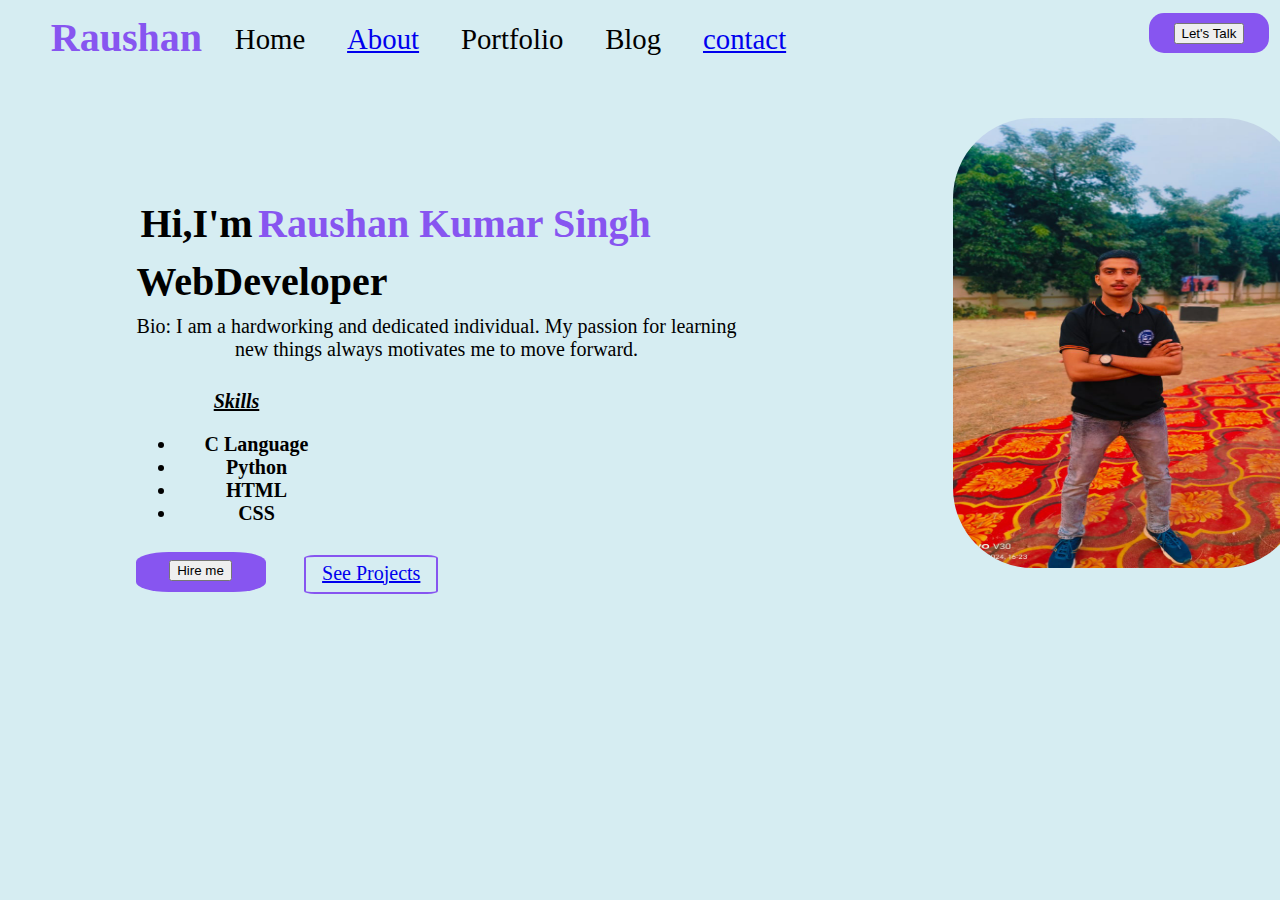
<file: index.html>
<!DOCTYPE html>
<html lang="en">
<head>
    <meta charset="UTF-8">
    <meta name="viewport" content="width=device-width, initial-scale=1.0">
    <title>Document</title>
</head>

    <style>
      body{
           background: rgb(214, 237, 242);
      }
        .box1{
            height: 600px;
            width: 1350px;
            /* background: rgb(214, 237, 242); */

        }
        .box2{
            height: 50px;
            width: 100%;
            display: flex;
            background: rgb(214, 237, 242);
            align-items: center;
            
        }
         .title{
            height: 40%;
            width: 60%;
            display: flex;
            justify-content: space-evenly;
            background: rgb(214, 237, 242);
            padding: 10px;
         }
         .left{
            height: 20px;
            width: 100px;
            margin: 0% 0px 0px 23%;
             background-color: rgb(135, 85, 240);
            display: flex;
            justify-content: space-between;
            padding: 10px;
            border-radius: 15px;
            color: white;
            font-size: 17px;

         }
         .joe{
            color: rgb(135, 85, 240);
            font-size: 250%;
            margin: -9px;

            
         }
         .home{
            font-size: 180%;
         }
           .about{
            font-size: 180%;
         }
           .port{
            font-size: 180%;
         }
           .blog{
            font-size: 180%;
         }
           .contact{
            font-size: 180%;
         }
         .let{
            margin: 0% 0% 0% 15%;
            border-radius: 20px;
         }
         .box3{
            height: 70%;
            width: 50%;
            margin: 0px 0px 0px 60px;
            background:  rgb(214, 237, 242);
            position: relative;
            top: 15%;

         }
         .hi{
            height: 40px;
            width: 120px;
            background: rgb(214, 237, 242);
            position: relative;
            top: 10%;
            left: 10%;
            text-align: center;
            padding: 10px 5px 5px 1px ;
            font-size: 40px;
         }
           .name{
            height: 40px;
            width: 400px;
            background: rgb(214, 237, 242);
            position: relative;
            bottom: 15%;
            left: 28%;
            top: -3.1%;
            text-align: center;
            padding: 10px 5px 5px 1px ;
            font-size: 40px;
            display: flex;
            color: rgb(135, 85, 240);
         }
         .dev{
            height: 40px;
            width: 250px;
            background:  rgb(214, 237, 242);
            position: relative;
            top: -2.5%;
            left: 10%;
            text-align: center;
            padding: 10px 5px 5px 1px ;
            font-size: 40px;
         }
          .bio{
            height: 60px;
            width: 600px;
            background: rgb(214, 237, 242);
            position: relative;
            top: -2%;
            left: 10%;
            text-align: center;
            padding: 10px 5px 5px 1px ;
            font-size: 20px;
         }
           .skill{
            height: 120px;
            width: 200px;
            background: rgb(214, 237, 242);
            position: relative;
            top: -2%;
            left: 10%;
            text-align: center;
            padding: 10px 5px 5px 1px ;
            font-size: 20px;
         }
           .hire{
            height: 30px;
            width: 120px;
          background: rgb(135, 85, 240);
            color: aliceblue;
            position: relative;
            top: 6.8%;
            border-radius: 25%;
            left: 10%;
            text-align: center;
            padding: 5px 5px 5px 5px ;
            font-size: 20px;
         }
             .project{
            height: 25px;
            width: 120px;
          /* background:  rgb(13, 98, 117); */
            color: rgb(135, 85, 240);
            position: relative;
            border-radius: 8%;
            border: 2px solid rgb(135, 85, 240);
            left: 35%;
            top: -2%;
            text-align: center;
            padding: 5px 5px 5px 5px ;
            font-size: 20px;
         }
         .image{
            height: 500px;
            width: 500px;
            /* background:rgb(214, 237, 242); */
            position: relative;
            bottom: 60%;
            left: 70%;
          
         }
         img{
            border-radius: 5rem;
         }
    </style>
    <body>
    <div class="box1">
        <div class="box2">
           <div class="title">
             <div class="joe"><b>Raushan</b></div>
             <div class="home">Home</div>
             <div class="about"><a link href="about.html">About</a></div>
             <div class="port">Portfolio</div>
             <div class="blog">Blog</div>
             <div class="contact"><a link href="contant.html">contact</a></div>
           </div>
           <div class="left">
            <div class="let"><button>Let's Talk</button></div>
           </div>
        </div>
        <div class="box3">
            <div class="hi"><b>Hi,I'm</b></div>
            <div class="name"><b>Raushan Kumar Singh</b></div>
            <div class="dev"><b>WebDeveloper</b></div>
            <div class="bio">Bio:
                I am a hardworking and dedicated individual. My passion for learning new things always motivates me to move forward.
            </div>
            <div class="skill"><b>
                <U><B><I>    
                Skills</I></B></U>
                    <ul>
                    <li>C Language</li>
                    <li>Python</li>
                    <li>HTML</li>
                    <li>CSS</li>
                </ul>
            </b></div>
            <div class="hire"><button>Hire me</button></div>
            <div class="project"> <a link href="./sportify.html">See Projects</a></div>
        </div>
       <div class="image"><img src="./rs.jpg" height="90%" width="70%" alt=""></div>
    </div>
</body>
</html>
</file>
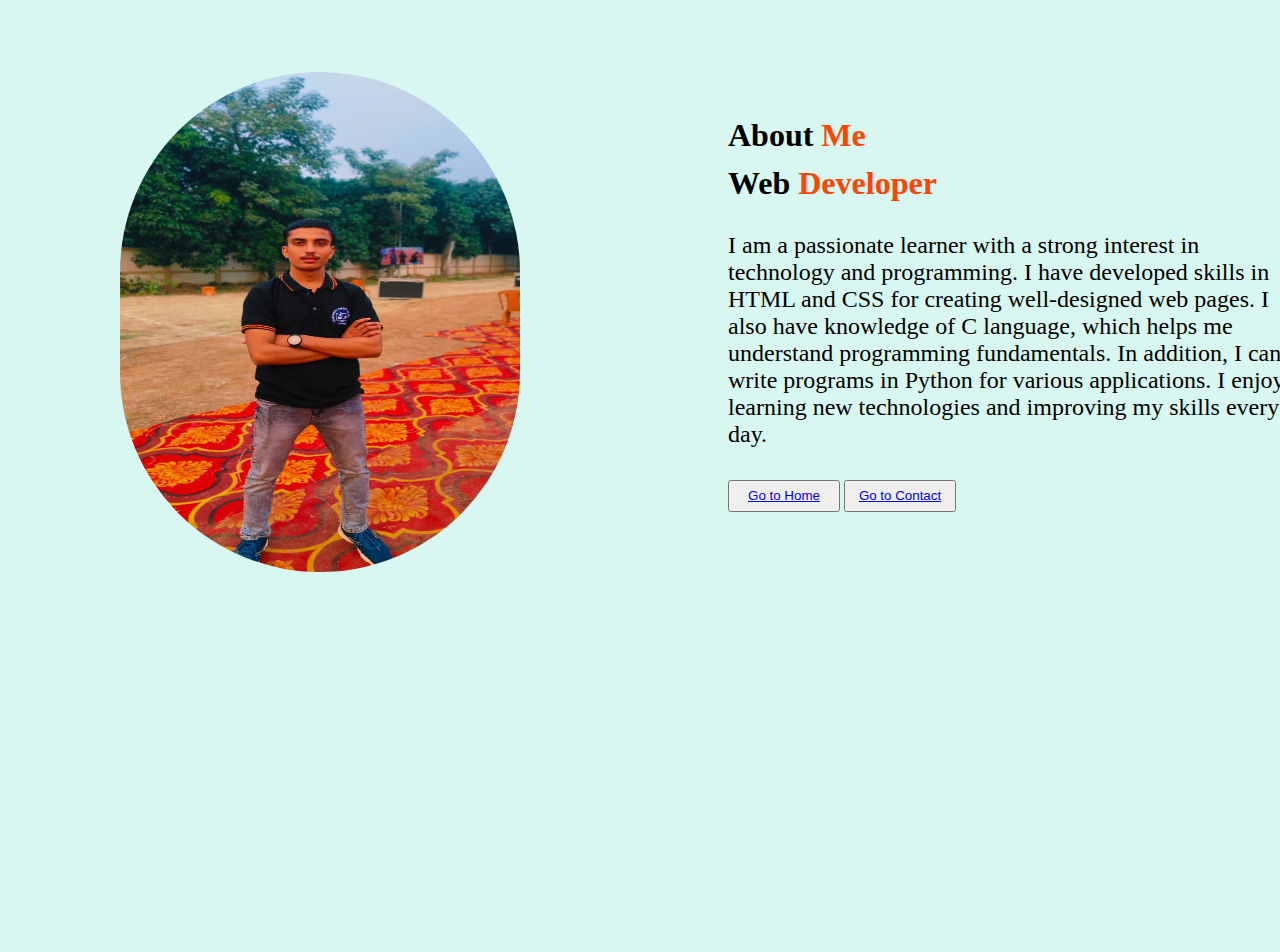
<file: about.html>
<!DOCTYPE html>
<html lang="en">
<head>
  <meta charset="UTF-8">
  <meta name="viewport" content="width=device-width, initial-scale=1.0">
  <title>About</title>
</head>
<style>
  body{
    background-color: #40dabb34;
  }
  img{
    margin-top: 4rem;
    margin-left: 7rem;
    border-radius: 19rem;
  }
  .top{
    position: relative;
    left: 45rem;
    bottom: 30rem;
    display: flex;
    gap: 0.5rem;
  }
  .sec{
    position: relative;
    left: 45rem;
    bottom: 32rem;
    display: flex;
    gap: 0.5rem;
  }
  p{
    height: 8rem;
    width: 35rem;
    position: relative;
    left: 45rem;
    bottom: 33rem;
    font-weight:500;
    font-size: 1.5rem;
  }
  #me{
    color: orangered;
  }
  #dev{
    color: orangered;
  }
  button{
    position: relative;
    left: 45rem;
    bottom: 27rem;
    height: 2rem;
    width: 7rem;
    justify-content:center;
  }
</style>
<body>
  <img src="rs.jpg" height="500rem" width="400rem">
  <div class="top">
  <h1>About</h1>
  <h1 id="me">Me</h1>
  </div>
  <div class="sec">
    <h1>Web</h1>
    <h1 id="dev">Developer</h1>
  </div>
  <div class="third">
    <p>
      I am a passionate learner with a strong interest in technology and programming.
      I have developed skills in HTML and CSS for creating well-designed web pages.
      I also have knowledge of C language, which helps me understand programming fundamentals.
      In addition, I can write programs in Python for various applications.
      I enjoy learning new technologies and improving my skills every day.
    </p>
  </div>
  <div>
  <button><a link href="./index.html">Go to Home</a></button>
  <button><a link href="./contant.html">Go to Contact</a></button>
  </div>
</body>
</html>
</file>
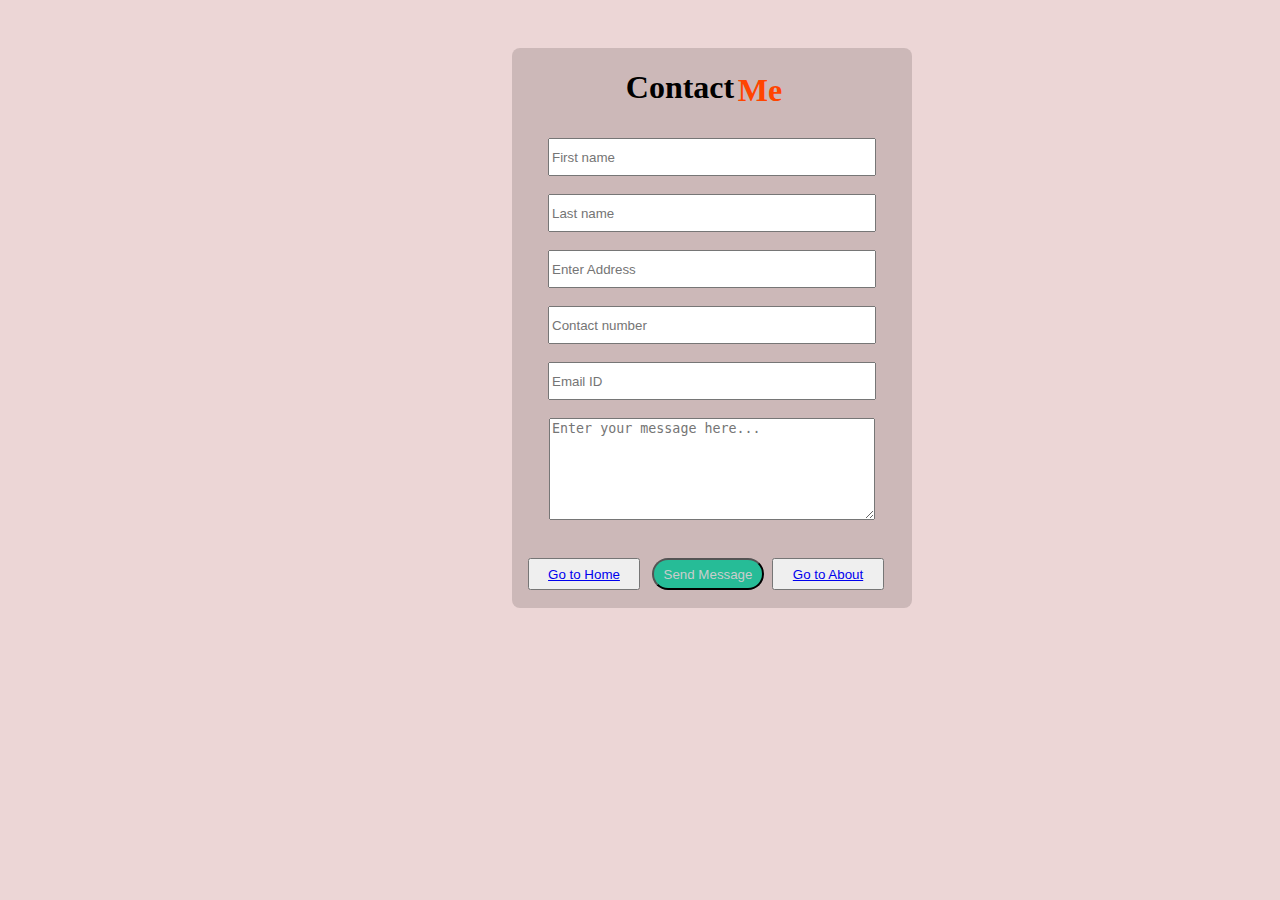
<file: contant.html>
<!DOCTYPE html>
<html lang="en">
<head>
  <meta charset="UTF-8">
  <meta name="viewport" content="width=device-width, initial-scale=1.0">
  <title>Contact</title>
</head>
<style>
  body{
    background-color: #cd949462;
    opacity: 5;
  }
  div{
    height: 35rem;
    width: 25rem;
    position: absolute;
    left: 32rem;
    top: 3rem;
    text-align: center;
    background-color: #0e050524;
     border-radius: 8px;
  }
  #me{
    position: relative;
    left: 3rem;
    bottom:3.5rem;
    color:orangered;
  }
  #con{
    position: relative;
    right: 2rem;
  }
  input{
    height: 2rem;
    width: 20rem;
    position: relative;
    bottom: 3rem;
  }
  #message{
    position: relative;
    bottom: 3rem;
    width: 20rem;
    height: 6rem;
  }
  button{
    height: 2rem;
    width: 7rem;
  }
  #send{
    position: relative;
    bottom: 2rem;
    left: 7rem;
    background-color: #26bc97;
    color: #cacdcd;
    border-radius: 1rem;
  }
  #home{
    position: relative;
    bottom: 2rem;
    left: -8rem;
  }
  #about{
  position: relative;
  bottom: 2rem;
  }
</style>
<body>
  <form>
  <div>
    <h1 id="con">Contact</h1>
    <h1 id="me">Me</h1>
    <input type="text" placeholder="First name">
    <br>
    <br>
    <input type="text" placeholder="Last name">
    <br>
    <br>
    <input type="text" placeholder="Enter Address">
    <br>
    <br>
    <input type="number" placeholder="Contact number">
    <br>
    <br>
    <input type="email" placeholder="Email ID">
    <br>
    <br>
    <textarea id="message" name="message" rows="5" cols="30" placeholder="Enter your message here..."></textarea>
    <br><br>
    <button type="submit" id="send">Send Message</button>
    <button id="home"><a link href="./index.html">Go to Home</a></button>
    <button id="about"><a link href="./about.html">Go to About</a></button>
  </div>
  </form>

  
</body>
</html>
</file>
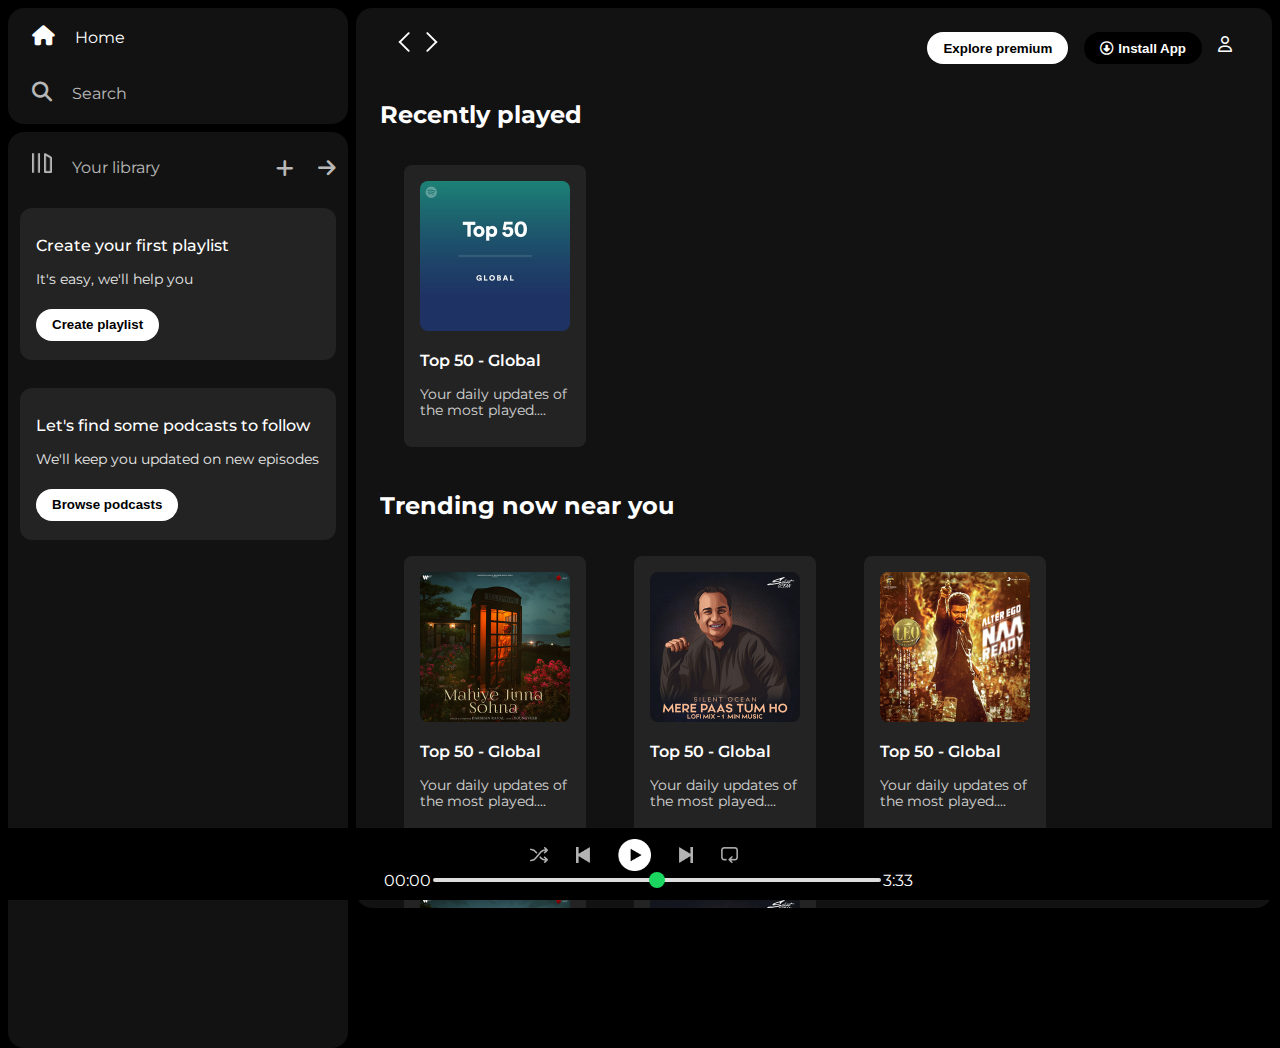
<file: sportify.html>
<!DOCTYPE html>
<html lang="en">
<head>
    <meta charset="UTF-8">
    <meta name="viewport" content="width=device-width, initial-scale=1.0">
    <link rel="stylesheet" href="https://cdnjs.cloudflare.com/ajax/libs/font-awesome/6.7.2/css/all.min.css" integrity="sha512-Evv84Mr4kqVGRNSgIGL/F/aIDqQb7xQ2vcrdIwxfjThSH8CSR7PBEakCr51Ck+w+/U6swU2Im1vVX0SVk9ABhg==" crossorigin="anonymous" referrerpolicy="no-referrer" />
    <link rel="icon" href="./assets/logo.png">
    <title>Spotify - Web player: Music for everyone </title>
    <link rel="stylesheet" href="style.css"/>
    <link rel="preconnect" href="https://fonts.googleapis.com">
<link rel="preconnect" href="https://fonts.gstatic.com" crossorigin>
<link href="https://fonts.googleapis.com/css2?family=Montserrat:ital,wght@0,100..900;1,100..900&family=Roboto:ital,wght@0,100..900;1,100..900&display=swap" rel="stylesheet">
</head>
<body>
    <div class="main">
        <div class="sidebar">
            <div class="nav">
                <div class="nav-option" style="opacity: 1;">
                   <i class="fa-solid fa-house"></i> 
                   <a href="#">Home</a>
                </div>
                <div class="nav-option">
                   <i class="fa-solid fa-magnifying-glass"></i>
                   <a href="#">Search</a>
                </div>
            </div>
            <div class="library">
                <div class="options">
                  <div class="lib-option nav-option">
                   <img src="./assets/library_icon.png">
                   <a href="#">Your library</a>  
                </div>
                <div class="icons">
                    <i class="fa-solid fa-plus"></i>
                    <i class="fa solid fa-arrow-right"></i>
                </div>
                </div>
                <div class="lib-box">
                    <div class="box">
                        <p class="box-p1">Create your first playlist</p>
                        <p class="box-p2">It's easy, we'll help you</p>
                        <button class="badge">Create playlist</button>
                </div>
                 <div class="box">
                        <p class="box-p1">Let's find some podcasts to follow</p>
                        <p class="box-p2">We'll keep you updated on new episodes</p>
                        <button class="badge">Browse podcasts</button>
                    </div>
                </div>
             </div>
        </div>
        <div class="main-content">
            <div class="sticky-nav">
                <div class="sticky-nav-icons">
                 <img src="./assets/backward_icon.png">
                <img src="./assets/forward_icon.png" class="hide">
                </div>
                <div class="sticky-nav-options">
                <button class="badge nav-item hide">Explore premium</button>
                <button class="badge nav-item dark-badge"><i class="fa-regular fa-circle-down" style="margin-right: 5px;"></i>Install App</button>
                <i class="fa-regular fa-user nav-item"></i>
                </div>
               
            </div>

            <h2>Recently played</h2>
            <div class="cards-container">
                <div class="card">
                    <img src="assets/card1img.jpeg" class="card-img">
                    <p class="card-title">Top 50 - Global</p>
                    <p class="card-info">Your daily updates of the most played....</p>
                </div>
            </div> 

             <h2>Trending now near you </h2>
            <div class="cards-container">
                <div class="card">
                    <img src="assets/card2img.jpeg" class="card-img">
                    <p class="card-title">Top 50 - Global</p>
                    <p class="card-info">Your daily updates of the most played....</p>
                </div>
            
           
                <div class="card">
                    <img src="assets/card3img.jpeg" class="card-img">
                    <p class="card-title">Top 50 - Global</p>
                    <p class="card-info">Your daily updates of the most played....</p>
                </div>
            
                <div class="card">
                    <img src="assets/card4img.jpeg" class="card-img">
                    <p class="card-title">Top 50 - Global</p>
                    <p class="card-info">Your daily updates of the most played....</p>
                </div>

                <div class="card">
                    <img src="assets/card2img.jpeg" class="card-img">
                    <p class="card-title">Top 50 - Global</p>
                    <p class="card-info">Your daily updates of the most played....</p>
                </div>

                <div class="card">
                    <img src="assets/card3img.jpeg" class="card-img">
                    <p class="card-title">Top 50 - Global</p>
                    <p class="card-info">Your daily updates of the most played....</p>
                </div>
            </div> 

            <h2>Featured charts</h2>
            <div class="cards-container">
                <div class="card">
                    <img src="assets/card5img.jpeg" class="card-img">
                    <p class="card-title">Top 50 - Global</p>
                    <p class="card-info">Your daily updates of the most played....</p>
                </div>
                <div class="card">
                    <img src="assets/card6img.jpeg" class="card-img">
                    <p class="card-title">Top 50 - Global</p>
                    <p class="card-info">Your daily updates of the most played....</p>
                </div>
                <div class="card">
                    <img src="assets/card1img.jpeg" class="card-img">
                    <p class="card-title">Top 50 - Global</p>
                    <p class="card-info">Your daily updates of the most played....</p>
                </div>
            </div> 
            <div class="footer">
                <div class="line"></div>
            </div> 
        </div>
        <div class="music-player">
            <div class="album"></div>
            <div class="player">
             <div class="player-controls">
                <img src="assets/player_icon1.png" class="player-control-icon">
                <img src="assets/player_icon2.png" class="player-control-icon">
                <img src="assets/player_icon3.png" class="player-control-icon" style="opacity:1; height: 2rem;">
                <img src="assets/player_icon4.png" class="player-control-icon">
                <img src="assets/player_icon5.png" class="player-control-icon">
             </div>
             <div class="playback-bar">
                <span class="curr-time">00:00</span>
                <input type="range" min="0" max="100" class="progress-bar" step="1">
                <span class="tot-time">3:33</span>
             </div> 
            </div>
            <div class="controls"></div>
        </div>
    </div>
</body>
</html>
</file>
<file: style.css>
body{
     font-family: "Montserrat", sans-serif;
     margin: 0;
     background-color:#000;
     color: #fff;
     overflow: hidden;
}

.main{
    display: flex;
    height: 100vh;
    padding: 0.5rem;
}

.sidebar{
    background-color: black;
    width:340px;  
    border-radius: 1rem;  /* 16px */
    margin-right: 0.5rem;
}

.main-content{
    background-color: #121212;
    flex: 1;
    border-radius: 1rem;
    overflow: auto;
    padding: 0 1.5rem 0 1.5rem;
}

.music-player{
    background-color: black;
    position: fixed;
    bottom: 0;
    width: 100%;
    height: 72px;
}

a{
    text-decoration: none;
    color: #fff;
}

.nav{
    background-color: #121212;
    border-radius: 1rem;
    display: flex;
    flex-direction: column;
    justify-content: center;
    height: 100px;
    padding: 0.5rem 0.75rem;
}

.nav-option{
    line-height: 2.5rem;
    opacity: 0.7;
    padding: 0.5rem 0.75rem;
}

.nav-option:hover{
    opacity: 1;
}

.nav-option i{
    font-size: 1.25rem;
}

.nav-option a{
  font-size: 1rem;  
  margin-left: 1rem;
}

.library{
    background-color: #121212;
    border-radius: 1rem;
    height: 100%;
    margin-top: 0.5rem;
    padding: 0.5rem 0.75rem;
}

.options{
    display: flex;
    justify-content: space-between;
    align-items: center;
}

.lib-option img{
    height: 1.25rem;
    width: 1.25rem;
}

.icons{
    font-size: 1.25rem;
    display: flex;
}

.icons i{
    opacity: 0.7;
    margin-left: 1.5rem;
}

.icons i:hover{
    opacity: 1;
}

.box{
    background-color: #232323;
    height: 8rem;
    border-radius: 0.75rem;
    margin: 0.75rem 0 1.75rem 0;
    padding: 0.75rem 1rem;
}

.box-p1{
    font-size: 1rem;
    font-weight: 500;
}

.box-p2{
    font-size: 0.85rem;
    opacity: 0.9;
}

.badge{
    background-color: #fff;
    border: none;
    border-radius:100px;
    padding: 0.25rem 1rem;
    font-weight: 700;
    margin-top: 0.5rem;
    height: 2rem;
    width: fit-content;
}

.dark-badge{
    background-color:#000;
    color: #fff;
}

.sticky-nav{
    position: sticky;
    top: 0;
    background-color: #121212;
    display: flex;
    justify-content: space-between;
    align-items: center;
    padding: 1rem 0 1rem 0;
    z-index: 10;
}

.sticky-nav-icons{
    margin-left: 0.75rem;
}

.sticky-nav-options{
    display: flex;
    justify-content: center;
    align-items: center;
}

.nav-item{
    margin-right: 1rem;
}

@media (max-width: 1000px){
    .hide{
        display:none;
    }
}

.card{
    background-color:#232323;
    width: 150px;
    border-radius: 0.5rem;
    padding: 1rem;
    margin: 1.5rem;
    margin-top: 1rem;
}

.cards-container{
    display: flex;
    flex-wrap: wrap;
}

.card-img{
    width: 100%;
    border-radius: 0.5rem;
}

.card-title{
    font-weight: 600;
}

.card-info{
    font-size: 0.85rem;
    opacity: 0.8;
}

.footer{
    height: 300px;
    display: flex;
    align-items: center;
}

.line{
    width: 90%;
    height: 50%;
    border-top: 1px solid white;
    opacity: 0.4;
}

.music-player{
    display: flex;
    justify-content: space-between;
    align-items: center;
}

.album{
    width: 25%;
    /* background-color: pink; */
}

.player{
    width: 50%;
    /* background-color: orange; */
}

.controls{
    width: 25%;
    /* background-color: yellow; */
}

.player-controls{
     display: flex;
     justify-content:center;
     align-items: center; 

}

.player-control-icon{
    height: 1rem;
    margin-right: 1.75rem;
    opacity: 0.7;
}
.player-control-icon:hover{
    opacity: 1;
}

.playback-bar{
 display: flex;
 justify-content: center;
 align-items: center;
}

.progress-bar{
    width: 70%;
    appearance: none;
    background-color: transparent;
    cursor: pointer;
}

.progress-bar::-webkit-slider-runnable-track {
    background-color: #ddd;
    border-radius: 100px;
    height: 0.2rem;
}

.progress-bar::-webkit-slider-thumb{
    appearance: none;
    height: 1rem;
    width: 1rem;
    background-color: #1bd760;
    border-radius: 50%;
    margin-top:-6px;
}
</file>
